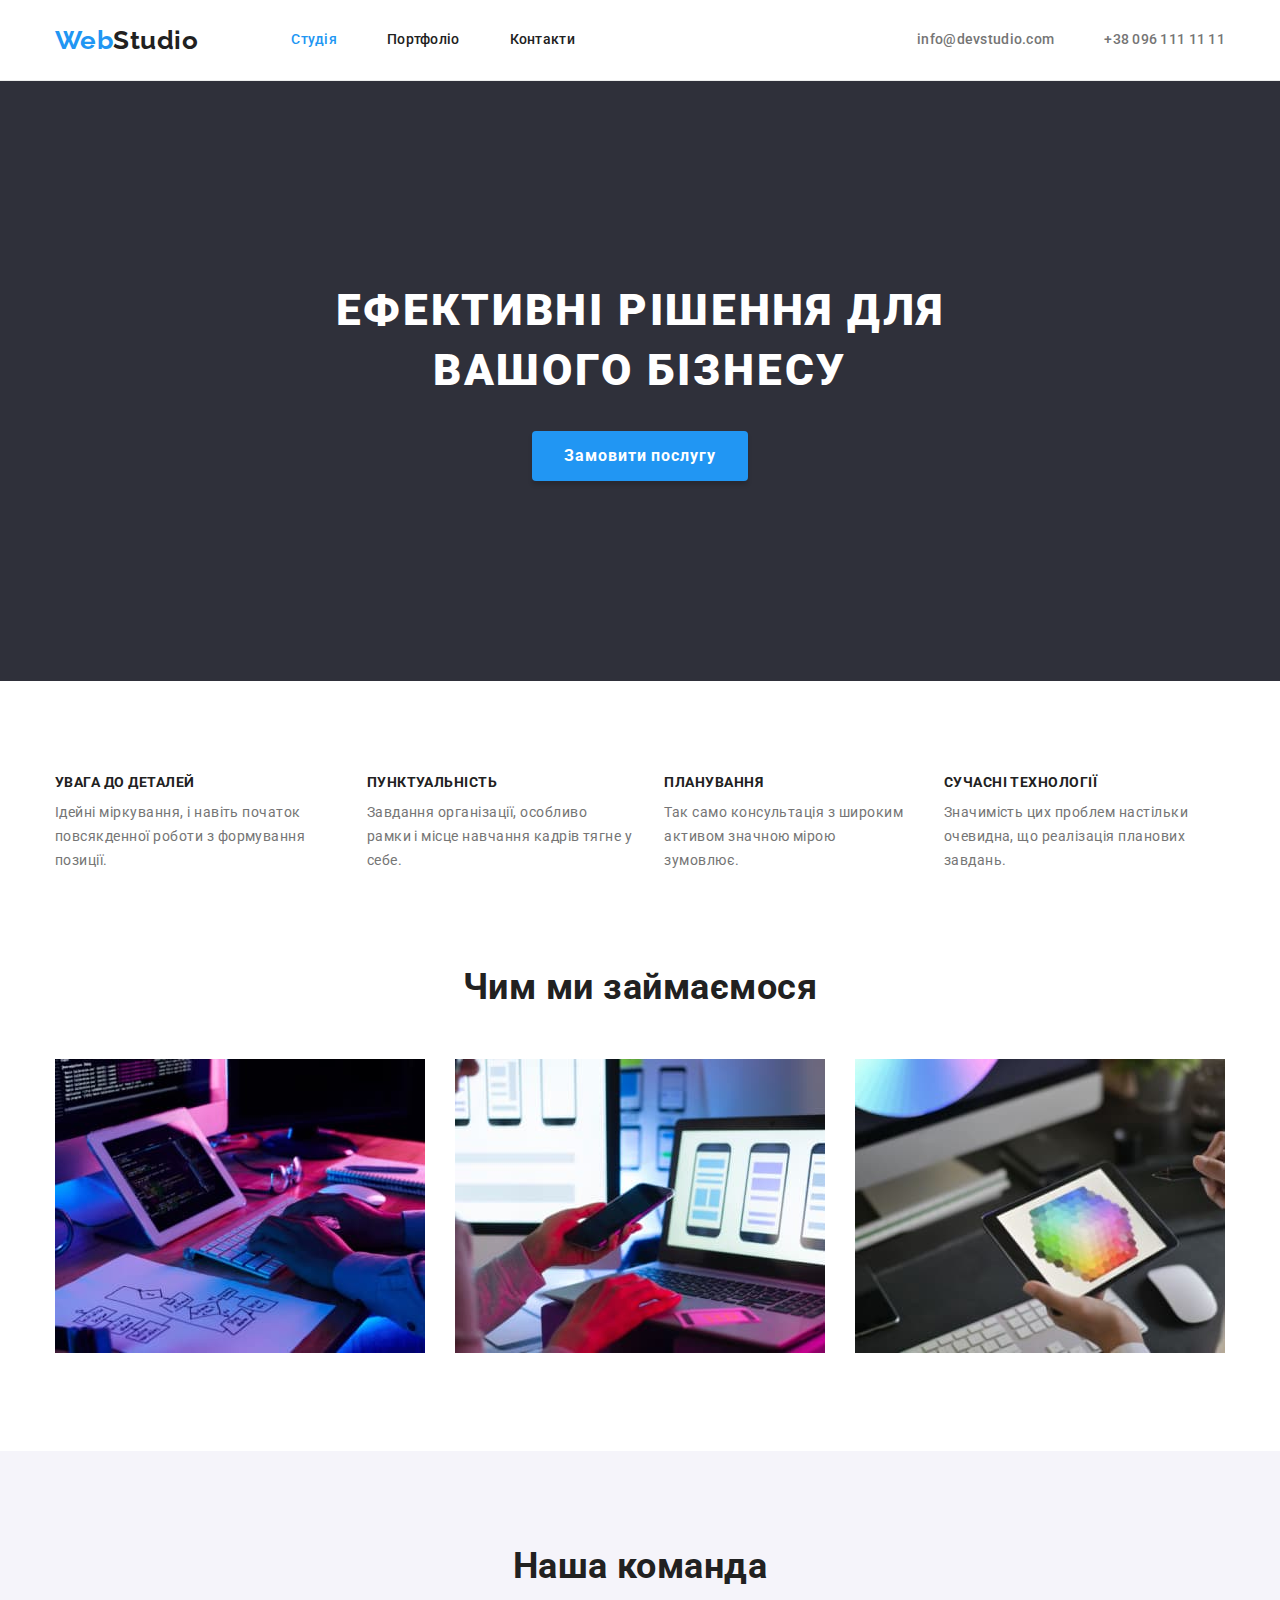
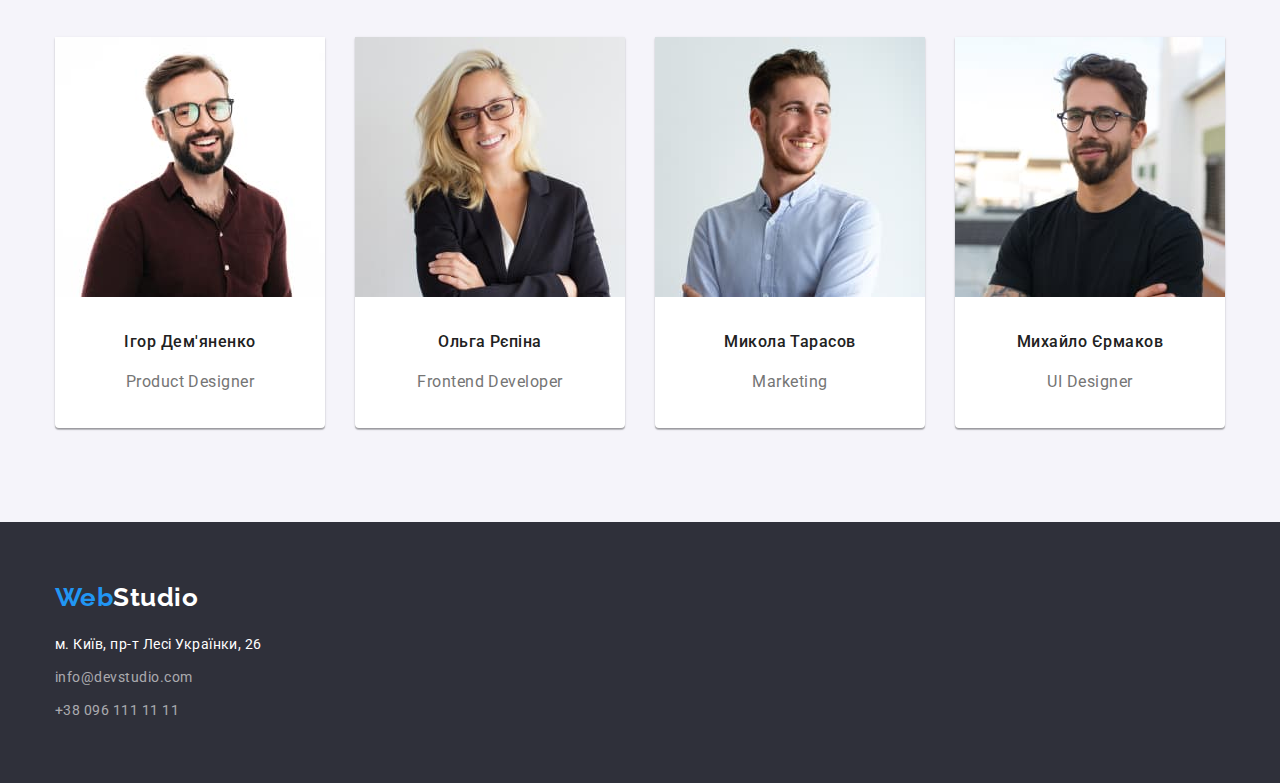
<file: index.html>
<!DOCTYPE html>
<html lang="uk">
  <head>
    <meta charset="UTF-8" />
    <meta http-equiv="X-UA-Compatible" content="IE=edge" />
    <meta name="viewport" content="width=device-width, initial-scale=1.0" />
    <title>Document</title>
    <link
      rel="stylesheet"
      href="https://cdnjs.cloudflare.com/ajax/libs/modern-normalize/1.1.0/modern-normalize.min.css"
    />
    <link
      href="https://fonts.googleapis.com/css2?family=Raleway:wght@700&family=Roboto:wght@400;500;700;900&display=swap"
      rel="stylesheet"
    />
    <link rel="stylesheet" href="./css/styles.css" />
  </head>
  <body>
    <header class="header-border">
      <div class="conteiner header-nav">
        <nav class="nav header-nav">
          <a class="logo link" href="./index.html"
            >Web<span class="logo-text">Studio</span></a
          >

          <ul class="site-nav list">
            <li class="item">
              <a href="./index.html" class="link current">Студія</a>
            </li>
            <li class="item">
              <a href="./portfolio.html" class="link">Портфоліо</a>
            </li>
            <li class="item"><a href="#" class="link">Контакти</a></li>
          </ul>
        </nav>
        <ul class="list auth-nav">
          <li class="item">
            <a class="nav-link link" href="mailto:info@devstudio.com"
              >info@devstudio.com</a
            >
          </li>
          <li class="item">
            <a class="nav-link link" href="tel:+380961111111"
              >+38 096 111 11 11</a
            >
          </li>
        </ul>
      </div>
    </header>
    <main>
      <section class="hero">
        <div class="conteiner">
          <h1 class="hero-text">Ефективні рішення для вашого бізнесу</h1>
          <button class="btn hero-btn" type="button">Замовити послугу</button>
        </div>
      </section>
      
        
          <section class="main-page section">
            <div class="conteiner"><h2 class="visually-hidden">Особливості</h2>
          <ul class="list list-item">
            <li class="main-list">
              <h3 class="main-subdject">Увага до деталей</h3>
              <p class="main-text">
                Ідейні міркування, і навіть початок повсякденної роботи з
                формування позиції.
              </p>
            </li>
            <li class="main-list">
              <h3 class="main-subdject">Пунктуальність</h3>
              <p class="main-text">
                Завдання організації, особливо рамки і місце навчання кадрів
                тягне у себе.
              </p>
            </li>
            <li class="main-list">
              <h3 class="main-subdject">Планування</h3>
              <p class="main-text">
                Так само консультація з широким активом значною мірою зумовлює.
              </p>
            </li>
            <li class="main-list">
              <h3 class="main-subdject">Сучасні технології</h3>
              <p class="main-text">
                Значимість цих проблем настільки очевидна, що реалізація
                планових завдань.
              </p>
            </li>
          </div>
        </section>
            <section class="main-page main-section">
              <div class="conteiner">
            </ul>
          <h2 class="main-page-title">Чим ми займаємося</h2>
          <ul class="list list-item">
            <li class="main-page-list">
              <img
                src="./images/img.jpg"
                alt="Створення структури сайту"
                width="370"
              />
            </li>
            <li class="main-page-list">
              <img
                src="./images/img-2.jpg"
                alt="Адаптація до всіх платформ"
                width="370"
              />
            </li>
            <li class="main-page-list">
              <img
                src="./images/img-3.jpg"
                alt="Створення дизайну сайту"
                width="370"
              />
            </li>
          </ul>
        </div>
      </section>

      <section class="team-page section">
        <div class="conteiner">
          <h2 class="main-page-title">Наша команда</h2>
          <ul class="list list-item">
            <li class="team-page-item">
              <img
                class="img"
                src="./images/ihor.jpg"
                alt="Ігор Дем'яненко"
                width="270"
              />
              <div class="team-item-text">
                <h3 class="team-page-title">Ігор Дем'яненко</h3>
                <p class="team-page-text" lang="en">Product Designer</p>
              </div>
            </li>
            <li class="team-page-item">
              <img
                class="img"
                src="./images/olha.jpg"
                alt="Ольга Рєпіна"
                width="270"
              />
              <div class="team-item-text">
                <h3 class="team-page-title">Ольга Рєпіна</h3>
                <p class="team-page-text" lang="en">Frontend Developer</p>
              </div>
            </li>
            <li class="team-page-item">
              <img
                class="img"
                src="./images/mikola.jpg"
                alt="Микола Тарасов"
                width="270"
              />
              <div class="team-item-text">
                <h3 class="team-page-title">Микола Тарасов</h3>
                <p class="team-page-text" lang="en">Marketing</p>
              </div>
            </li>
            <li class="team-page-item">
              <img
                class="img"
                src="./images/mihailo.jpg"
                alt="Михайло Єрмаков"
                width="270"
              />
              <div class="team-item-text">
                <h3 class="team-page-title">Михайло Єрмаков</h3>
                <p class="team-page-text" lang="en">UI Designer</p>
              </div>
            </li>
          </ul>
        </div>
      </section>
    </main>
    <footer class="footer">
      <div class="conteiner">
        <a class="logo link logo-footer" href="./index.html"
          >Web<span class="logo-text-footer">Studio</span></a
        >
        <address class="address">
          <ul class="list address-logo">
            <li class="adress-list">
              <a
                class="footer-text address-text link"
                href="https://goo.gl/maps/Pw9cZAzKq1KJY9Lq5"
                target="_blank"
                rel="noreferrer noopener"
                >м. Київ, пр-т Лесі Українки, 26</a
              >
            </li>
            <li class="adress-list">
              <a
                class="nav-link-footer footer-text link"
                href="mailto:info@devstudio.com"
                >info@devstudio.com</a
              >
            </li>
            <li class="adress-list">
              <a
                class="nav-link-footer footer-text link"
                href="tel:+380961111111"
                >+38 096 111 11 11</a
              >
            </li>
          </ul>
        </address>
      </div>
    </footer>
  </body>
</html>
</file>
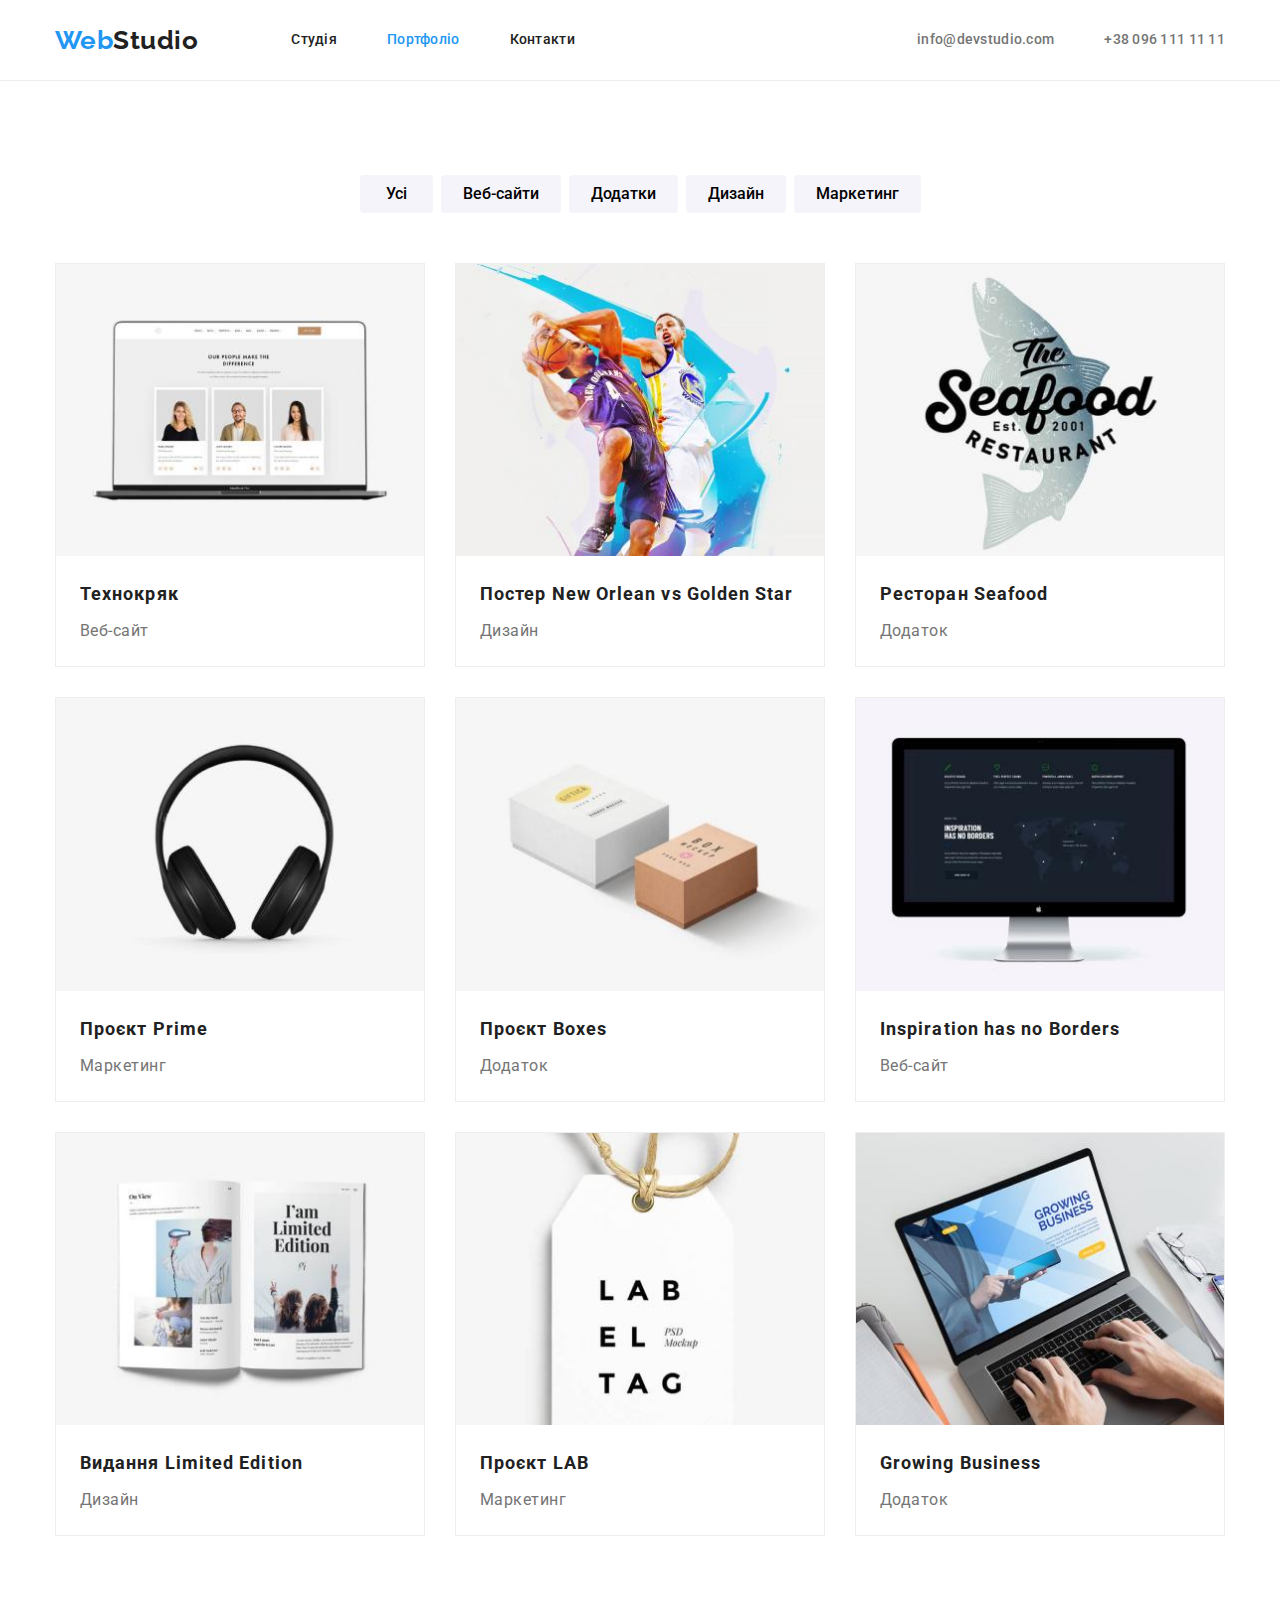
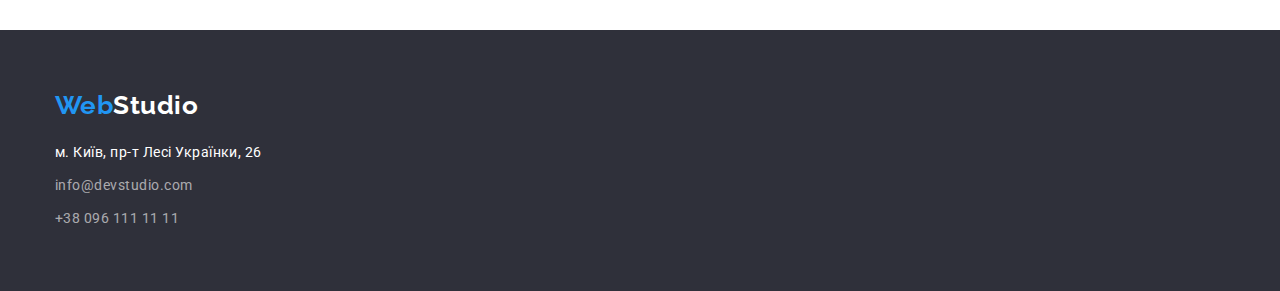
<file: portfolio.html>
<!DOCTYPE html>
<html lang="uk">
  <head>
    <meta charset="UTF-8" />
    <meta http-equiv="X-UA-Compatible" content="IE=edge" />
    <meta name="viewport" content="width=device-width, initial-scale=1.0" />
    <title>Document</title>
    <link
      rel="stylesheet"
      href="https://cdnjs.cloudflare.com/ajax/libs/modern-normalize/1.1.0/modern-normalize.min.css"
    />
    <link
      href="https://fonts.googleapis.com/css2?family=Raleway:wght@700&family=Roboto:wght@400;500;700;900&display=swap"
      rel="stylesheet"
    />
    <link rel="stylesheet" href="./css/styles.css" />
  </head>
  <body>
    <header class="header-border">
      <div class="conteiner header-nav">
        <nav class="nav header-nav">
          <a class="logo link" href="./index.html"
            >Web<span class="logo-text">Studio</span></a
          >

          <ul class="site-nav list">
            <li class="item"><a href="./index.html" class="link">Студія</a></li>
            <li class="item">
              <a href="./portfolio.html" class="link current">Портфоліо</a>
            </li>
            <li class="item"><a href="#" class="link">Контакти</a></li>
          </ul>
        </nav>
        <ul class="list auth-nav">
          <li class="item">
            <a class="nav-link link" href="mailto:info@devstudio.com"
              >info@devstudio.com</a
            >
          </li>
          <li class="item">
            <a class="nav-link link" href="tel:+380961111111"
              >+38 096 111 11 11</a
            >
          </li>
        </ul>
      </div>
    </header>
    <main class="section-exmpls">
      <h1 class="visually-hidden">Портфоліо</h1>
      <section class="section">
        <div class="conteiner">
          <ul class="list list-btn">
            <li class="list-btn-exmpls">
              <button class="btn-filter btn" type="button">Усі</button>
            </li>
            <li class="list-btn-exmpls">
              <button class="btn-filter btn" type="button">Веб-сайти</button>
            </li>
            <li class="list-btn-exmpls">
              <button class="btn-filter btn" type="button">Додатки</button>
            </li>
            <li class="list-btn-exmpls">
              <button class="btn-filter btn" type="button">Дизайн</button>
            </li>
            <li class="list-btn-exmpls">
              <button class="btn-filter btn" type="button">Маркетинг</button>
            </li>
          </ul>
          <ul class="list list-exmpls">
            <li class="section-exmpls-item">
              <a class="link link-exmpls" href="#"
                ><img
                  class="img"
                  src="./images/tk.jpg"
                  alt="компʼютер"
                  width="370"
                />
                <div class="exmpl-item-text">
                  <h2 class="section-exmpls-heading">Технокряк</h2>
                  <p class="section-exmpls-text">Веб-сайт</p>
                </div></a
              >
            </li>
            <li class="section-exmpls-item">
              <a class="link link-exmpls" href="#"
                ><img
                  class="img"
                  src="./images/poster.jpg"
                  alt="гравці баскетболу"
                  width="370"
                />
                <div class="exmpl-item-text">
                  <h2 class="section-exmpls-heading">
                    Постер New Orlean vs Golden Star
                  </h2>
                  <p class="section-exmpls-text">Дизайн</p>
                </div></a
              >
            </li>
            <li class="section-exmpls-item">
              <a class="link link-exmpls" href="#">
                <img
                  class="img"
                  src="./images/restaurant.jpg"
                  alt="логотип риба"
                  width="370"
                />
                <div class="exmpl-item-text">
                  <h2 class="section-exmpls-heading">Ресторан Seafood</h2>
                  <p class="section-exmpls-text">Додаток</p>
                </div></a
              >
            </li>
            <li class="section-exmpls-item">
              <a class="link link-exmpls" href="#">
                <img
                  class="img"
                  src="./images/prime.jpg"
                  alt="навушники"
                  width="370"
                />
                <div class="exmpl-item-text">
                  <h2 class="section-exmpls-heading">Проєкт Prime</h2>
                  <p class="section-exmpls-text">Маркетинг</p>
                </div></a
              >
            </li>
            <li class="section-exmpls-item">
              <a class="link link-exmpls" href="#">
                <img
                  class="img"
                  src="./images/boxes.jpg"
                  alt="дві коробки"
                  width="370"
                />
                <div class="exmpl-item-text">
                  <h2 class="section-exmpls-heading">Проєкт Boxes</h2>
                  <p class="section-exmpls-text">Додаток</p>
                </div></a
              >
            </li>
            <li class="section-exmpls-item">
              <a class="link link-exmpls" href="#">
                <img
                  class="img"
                  src="./images/inspiration.jpg"
                  alt="монітор"
                  width="370"
                />
                <div class="exmpl-item-text">
                  <h2 class="section-exmpls-heading">
                    Inspiration has no Borders
                  </h2>
                  <p class="section-exmpls-text">Веб-сайт</p>
                </div></a
              >
            </li>
            <li class="section-exmpls-item">
              <a class="link link-exmpls" href="#">
                <img
                  class="img"
                  src="./images/limiteded.jpg"
                  alt="книга"
                  width="370"
                />
                <div class="exmpl-item-text">
                  <h2 class="section-exmpls-heading">
                    Видання Limited Edition
                  </h2>
                  <p class="section-exmpls-text">Дизайн</p>
                </div>
              </a>
            </li>
            <li class="section-exmpls-item">
              <a class="link link-exmpls" href="#">
                <img
                  class="img"
                  src="./images/lab.jpg"
                  alt="бірка"
                  width="370"
                />
                <div class="exmpl-item-text">
                  <h2 class="section-exmpls-heading">Проєкт LAB</h2>
                  <p class="section-exmpls-text">Маркетинг</p>
                </div></a
              >
            </li>
            <li class="section-exmpls-item">
              <a class="link link-exmpls" href="#">
                <img
                  class="img"
                  src="./images/growbi.jpg"
                  alt="ноутбук"
                  width="370"
                />
                <div class="exmpl-item-text">
                  <h2 class="section-exmpls-heading">Growing Business</h2>
                  <p class="section-exmpls-text">Додаток</p>
                </div></a
              >
            </li>
          </ul>
        </div>
      </section>
    </main>
    <footer class="footer">
      <div class="conteiner">
        <a class="logo link logo-footer" href="./index.html"
          >Web<span class="logo-text-footer">Studio</span></a
        >
        <address class="address">
          <ul class="list address-logo">
            <li class="adress-list">
              <a
                class="footer-text address-text link"
                href="https://goo.gl/maps/Pw9cZAzKq1KJY9Lq5"
                target="_blank"
                rel="noreferrer noopener"
                >м. Київ, пр-т Лесі Українки, 26</a
              >
            </li>
            <li class="adress-list">
              <a
                class="nav-link-footer footer-text link"
                href="mailto:info@devstudio.com"
                >info@devstudio.com</a
              >
            </li>
            <li class="adress-list">
              <a
                class="nav-link-footer footer-text link"
                href="tel:+380961111111"
                >+38 096 111 11 11</a
              >
            </li>
          </ul>
        </address>
      </div>
    </footer>
  </body>
</html>
</file>
<file: css/styles.css>
/* names of classes
.logo 
.logo-text
.logo-text-footer
.logo-footer
.list 
.current
.btn 
.site-nav 
.item
.link
.heder-border
.header-nav
.nav-link 
.auth-nav
.nav-link-footer
.visually-hidden
.hero 
.hero-text 
.hero-btn 
.main-page 
.main-subdject 
.main-text 
.main-list
.list-item
.section
.main-section
.main-page-title 
.main-page-list
.img
.team-page 
.team-page-item
.team-page-title 
.team-page-text 
.footer 
.footer-text 
.address 
.adress-list
.address-text
.conteiner
.header-border


-###-portfolio-###-

.section-exmpls 
.btn-filter 
.list-btn
.btn-filter
.exmpl-item-text
.section-exmpls-heading
.section-exmpls-text
.section-exmpls-item
.link-exmpls


*/

:root {
  --main-bg: #ffffff;
  --main-text: #212121;
  --second-text: #757575;
  --logo: #2196f3;
  --accent-text: #2196f3;
  --first-section-bg: #2f303a;
  --second-section-bg: #ffffff;
  --third-section-bg: #f5f4fa;
  --footer-bg: #2f303a;
  --active-btn: #188ce8;
  --footer-nav: rgba(255, 255, 255, 0.6);
}

/* global */

body {
  background-color: var(--main-bg);
  color: var(--main-text);
  font-family: Roboto, sans-serif;
  letter-spacing: 0.03em;
}
h1,
h2,
h3,
h4,
h5,
h6,
p,
ul {
  margin: 0;
  padding: 0;
}
.list {
  list-style: none;
}
.btn {
  cursor: pointer;
  font-family: inherit;
}
.link {
  text-decoration: none;
}
.conteiner {
  width: 1200px;
  padding-left: 15px;
  padding-right: 15px;
  margin-left: auto;
  margin-right: auto;
}
.visually-hidden {
  position: absolute;

  white-space: nowrap;

  width: 1px;

  height: 1px;

  overflow: hidden;

  border: 0;

  padding: 0;

  clip: rect(0 0 0 0);

  clip-path: inset(50%);

  margin: -1px;
}

/* header global */

.header-nav {
  display: flex;
  align-items: center;
}
.logo {
  color: var(--logo);
  font-family: Raleway, sans-serif;
  font-weight: 700;
  font-size: 26px;
  line-height: 1.19;
  margin-right: 93px;
  display: block;
}
.logo-text {
  color: var(--main-text);
}
.site-nav {
  display: flex;
}
.site-nav.list .current {
  color: var(--accent-text);
}
.site-nav .link,
.item .nav-link {
  padding-top: 32px;
  padding-bottom: 32px;
  display: block;
}
.site-nav .item:not(:last-child) {
  margin-right: 50px;
}
.site-nav .link,
.nav-link {
  color: var(--main-text);
  font-weight: 500;
  font-size: 14px;
  line-height: 1.14;
  letter-spacing: 0.02em;
}
.site-nav .link:hover,
.site-nav .link:focus,
.nav-link:focus,
.nav-link:hover {
  color: var(--accent-text);
}
.nav-link {
  color: var(--second-text);
}
.auth-nav {
  display: flex;
  margin-left: auto;
}
.auth-nav .item:not(:last-child) {
  margin-right: 50px;
}
.header-border {
  border-bottom: 1px solid #ececec;
}
/* footer global */
.address {
  font-style: normal;
}
.footer {
  padding-top: 60px;
  padding-bottom: 60px;
  background-color: var(--footer-bg);
}
.logo-text-footer {
  color: var(--main-bg);
}
.conteiner .logo-footer {
  margin-bottom: 20px;
  display: block;
}
.adress-list:not(:last-child) {
  margin-bottom: 9px;
}
.footer-text {
  font-size: 14px;
  line-height: 1.71;
}
.address-text {
  color: var(--main-bg);
}
.nav-link-footer {
  color: var(--footer-nav);
}
.nav-link-footer:focus,
.nav-link-footer:hover {
  color: var(--accent-text);
}

/* main index */

.hero {
  padding: 200px 0;
  background-color: var(--first-section-bg);
}
.hero-text {
  margin-bottom: 30px;
  margin-right: auto;
  margin-left: auto;
  color: var(--main-bg);
  font-weight: 900;
  font-size: 44px;
  line-height: 1.36;
  text-align: center;
  letter-spacing: 0.06em;
  text-transform: uppercase;
  max-width: 696px;
}
.hero-btn {
  padding: 10px 32px;
  border: 0;
  margin-right: auto;
  margin-left: auto;
  min-width: 216px;
  background: #2196f3;
  box-shadow: 0px 4px 4px rgba(0, 0, 0, 0.15);
  border-radius: 4px;
  color: var(--main-bg);
  font-weight: 700;
  font-size: 16px;
  line-height: 1.88;
  text-align: center;
  letter-spacing: 0.06em;
  display: block;
}
.hero-btn:hover,
.hero-btn:focus {
  background-color: var(--active-btn);
}
.main-page {
  background-color: var(--second-section-bg);
}
.main-subdject {
  font-size: 14px;
  line-height: 1.14;
  text-transform: uppercase;
  margin-bottom: 10px;
}
.main-text {
  color: var(--second-text);
  font-size: 14px;
  line-height: 1.71;
  /* width: 270px; */
}
.section {
  padding-top: 94px;
  padding-bottom: 94px;
}
.main-section{
  padding-bottom: 94px;
}
.main-list {
  width: calc((100%-90px) / 4);
}
.conteiner .list-item {
  display: flex;
  gap: 30px;
}
.main-page-title {
  margin-bottom: 50px;
  font-size: 36px;
  line-height: 1.17;
  text-align: center;
}
.main-page-list {
  width: calc((100%-60px) / 3);
}
.team-page {
  background-color: var(--third-section-bg);
}
.team-page-item {
  background: var(--main-bg);
  box-shadow: 0px 1px 3px rgba(0, 0, 0, 0.12), 0px 1px 1px rgba(0, 0, 0, 0.14),
    0px 2px 1px rgba(0, 0, 0, 0.2);
  border-radius: 0px 0px 4px 4px;
  width: 270px;
}
.team-item-text {
  padding-top: 30px;
  padding-bottom: 30px;
}
.img {
  display: block;
  width: 100%;
  height: auto;
}
.team-page-title {
  margin-bottom: 10px;
  font-weight: 500;
  font-size: 16px;
  line-height: 1.9;
  text-align: center;
}
.team-page-text {
  color: var(--second-text);
  font-size: 16px;
  line-height: 1.9;
  text-align: center;
}

/* portfolio */

.section-exmpls {
  background-color: var(--second-section-bg);
}
.btn-filter {
  padding: 6px 22px;
  border: 0;
  min-width: 73px;
  background: var(--third-section-bg);
  border-radius: 4px;
  font-weight: 500;
  font-size: 16px;
  line-height: 1.62;
  text-align: center;
  display: block;
}
.list-btn-exmpls:not(:last-child) {
  margin-right: 8px;
}
.list-btn {
  display: flex;
  justify-content: center;
  margin-bottom: 50px;
}
.btn-filter:focus,
.btn-filter:hover {
  background: var(--accent-text);
  color: var(--main-bg);
  box-shadow: 0px 3px 1px rgba(0, 0, 0, 0.1), 0px 1px 2px rgba(0, 0, 0, 0.08),
    0px 2px 2px rgba(0, 0, 0, 0.12);
  border-radius: 4px;
}
.exmpl-item-text {
  padding: 20px 24px;
}
.section-exmpls-heading {
  font-size: 18px;
  line-height: 2;
  letter-spacing: 0.06em;
  margin-bottom: 4px;
}
.section-exmpls-text {
  color: var(--second-text);
  font-size: 16px;
  line-height: 1.88;
}
.section-exmpls-item {
  background: var(--main-bg);
  border: 1px solid #eeeeee;
  width: 370px;
}
.list-exmpls {
  display: flex;
  gap: 30px;
  flex-wrap: wrap;
}
.link-exmpls {
  color: inherit;
}
</file>
